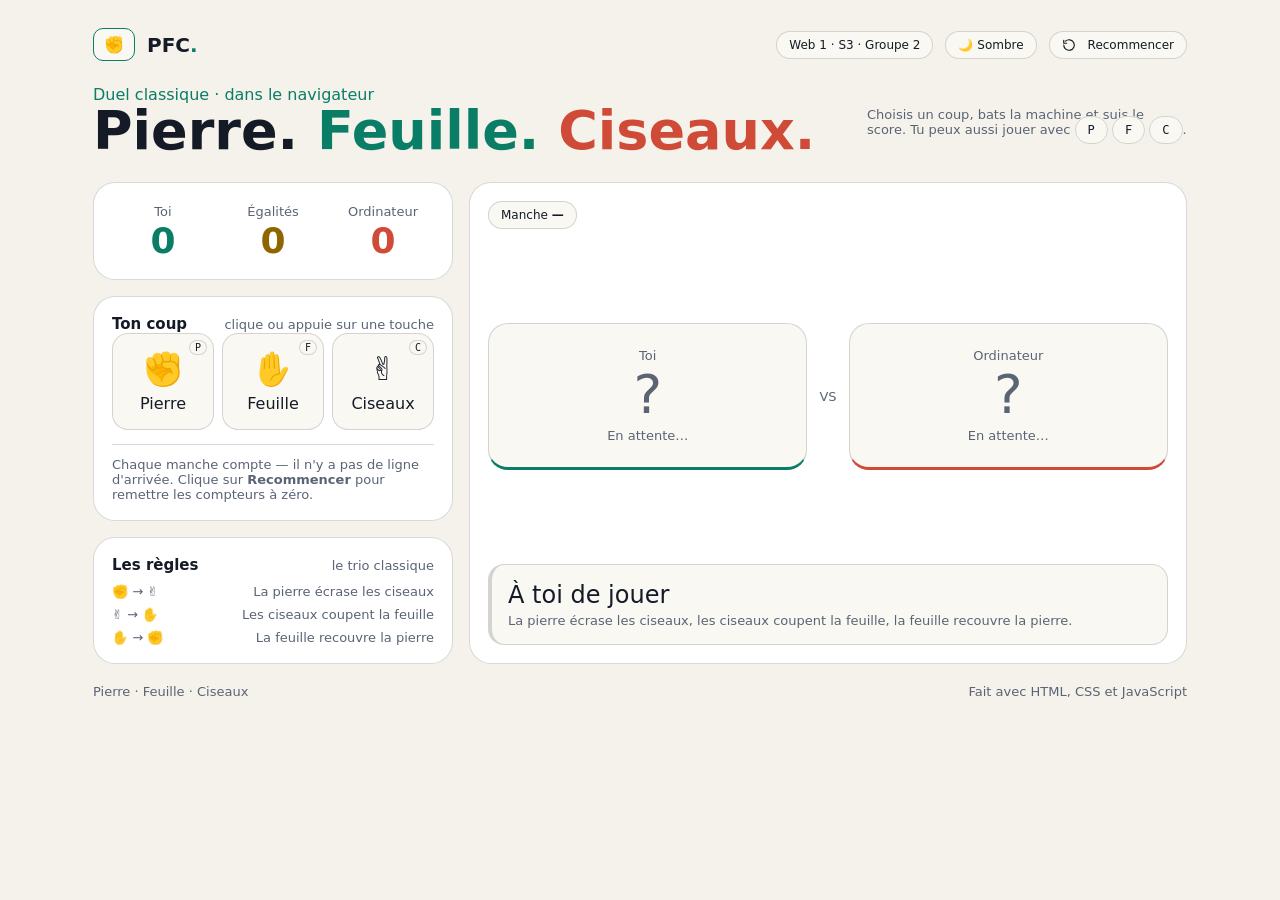
<file: index.html>
<!DOCTYPE html>
<html lang="fr">
<head>
  <meta charset="UTF-8">
  <meta name="viewport" content="width=device-width, initial-scale=1">
  <meta name="theme-color" content="#070c16">
  <title>Pierre · Feuille · Ciseaux</title>

  <!-- Le thème est choisi ici, avant que la page ne s'affiche, pour éviter un
       clignotement. Le bouton de la barre du haut ne fait que l'inverser ensuite. -->
  <script>
    document.documentElement.dataset.theme =
      matchMedia("(prefers-color-scheme: light)").matches ? "light" : "dark";
  </script>

  <link rel="stylesheet" href="style.css">
  <link rel="icon" type="image/svg+xml" href="assets/favicon.svg">
</head>
<body>
  <div class="page">

    <!-- La barre du haut : le nom du jeu à gauche, les deux boutons à droite -->
    <header class="topbar">
      <div class="brand">
        <span class="brand-mark" aria-hidden="true">✊</span>
        <span class="brand-text">PFC<span class="brand-dot">.</span></span>
      </div>

      <div class="topbar-actions">
        <span class="course-chip">Web 1 · S3 · Groupe 2</span>
        <button class="btn" id="themeBtn">🌙 Sombre</button>
        <button class="btn" id="resetBtn">
          <svg viewBox="0 0 24 24" fill="none" stroke="currentColor" stroke-width="2"
               stroke-linecap="round" stroke-linejoin="round" aria-hidden="true">
            <path d="M3 12a9 9 0 1 0 3-6.7" />
            <path d="M3 4v5h5" />
          </svg>
          Recommencer
        </button>
      </div>
    </header>

    <main>
      <!-- L'intro : le titre à gauche, la phrase d'explication à droite -->
      <section class="hero">
        <div>
          <p class="eyebrow">Duel classique · dans le navigateur</p>
          <h1 class="hero-title">
            <span>Pierre.</span>
            <span class="word-feuille">Feuille.</span>
            <span class="word-ciseaux">Ciseaux.</span>
          </h1>
        </div>
        <p class="hero-sub">
          Choisis un coup, bats la machine et suis le score.
          <span class="key-hint">Tu peux aussi jouer avec <kbd>P</kbd> <kbd>F</kbd> <kbd>C</kbd>.</span>
        </p>
      </section>

      <!-- Les quatre panneaux. C'est style.css qui décide de leur place,
           grâce aux noms de zones "score", "arena", "choices" et "rules". -->
      <div class="game-grid">

        <section class="panel score-panel">
          <div class="score-grid">
            <div>
              <span class="score-label">Toi</span>
              <strong class="score-value score-player" id="playerScore">0</strong>
            </div>
            <div>
              <span class="score-label">Égalités</span>
              <strong class="score-value score-draw" id="drawScore">0</strong>
            </div>
            <div>
              <span class="score-label">Ordinateur</span>
              <strong class="score-value score-cpu" id="cpuScore">0</strong>
            </div>
          </div>
        </section>

        <section class="panel arena-panel">
          <div class="arena-top">
            <span class="pill">Manche <b id="roundNum">—</b></span>
            <span class="pill streak-pill" id="streakPill" hidden>🔥 <b id="streakNum">0</b> d'affilée</span>
          </div>

          <div class="arena" id="arena">
            <div class="hand-tile">
              <p class="hand-label">Toi</p>
              <div class="hand-emoji is-unknown" id="playerHand" aria-hidden="true">?</div>
              <p class="hand-name" id="playerChoice">En attente…</p>
            </div>

            <div class="versus" aria-hidden="true">VS</div>

            <div class="hand-tile is-cpu">
              <p class="hand-label">Ordinateur</p>
              <div class="hand-emoji is-unknown" id="cpuHand" aria-hidden="true">?</div>
              <p class="hand-name" id="cpuChoice">En attente…</p>
            </div>
          </div>

          <!-- role="status" et aria-live : un lecteur d'écran annonce le résultat dès qu'il change -->
          <div class="result" id="result" data-state="idle" role="status" aria-live="polite">
            <p class="result-title" id="resultTitle">À toi de jouer</p>
            <p class="result-sub" id="resultSub">La pierre écrase les ciseaux, les ciseaux coupent la feuille, la feuille recouvre la pierre.</p>
          </div>
        </section>

        <section class="panel choices-panel">
          <div class="panel-head">
            <h2>Ton coup</h2>
            <span>clique ou appuie sur une touche</span>
          </div>

          <div class="choices">
            <!-- data-move attache le coup au bouton : un seul gestionnaire pour les trois -->
            <button class="choice" data-move="pierre" aria-label="Jouer la pierre">
              <span class="choice-emoji" aria-hidden="true">✊</span>
              Pierre
              <kbd class="choice-key">P</kbd>
            </button>
            <button class="choice" data-move="feuille" aria-label="Jouer la feuille">
              <span class="choice-emoji" aria-hidden="true">✋</span>
              Feuille
              <kbd class="choice-key">F</kbd>
            </button>
            <button class="choice" data-move="ciseaux" aria-label="Jouer les ciseaux">
              <span class="choice-emoji" aria-hidden="true">✌️</span>
              Ciseaux
              <kbd class="choice-key">C</kbd>
            </button>
          </div>

          <p class="tip">
            Chaque manche compte — il n'y a pas de ligne d'arrivée. Clique sur
            <strong>Recommencer</strong> pour remettre les compteurs à zéro.
          </p>
        </section>

        <section class="panel rules-panel">
          <div class="panel-head">
            <h2>Les règles</h2>
            <span>le trio classique</span>
          </div>
          <ul class="rules-list">
            <li><span aria-hidden="true">✊ → ✌️</span><span>La pierre écrase les ciseaux</span></li>
            <li><span aria-hidden="true">✌️ → ✋</span><span>Les ciseaux coupent la feuille</span></li>
            <li><span aria-hidden="true">✋ → ✊</span><span>La feuille recouvre la pierre</span></li>
          </ul>
        </section>

      </div>
    </main>

    <footer class="footer">
      <span>Pierre · Feuille · Ciseaux</span>
      <span>Fait avec HTML, CSS et JavaScript</span>
    </footer>
  </div>

  <script src="script.js"></script>
</body>
</html>
</file>
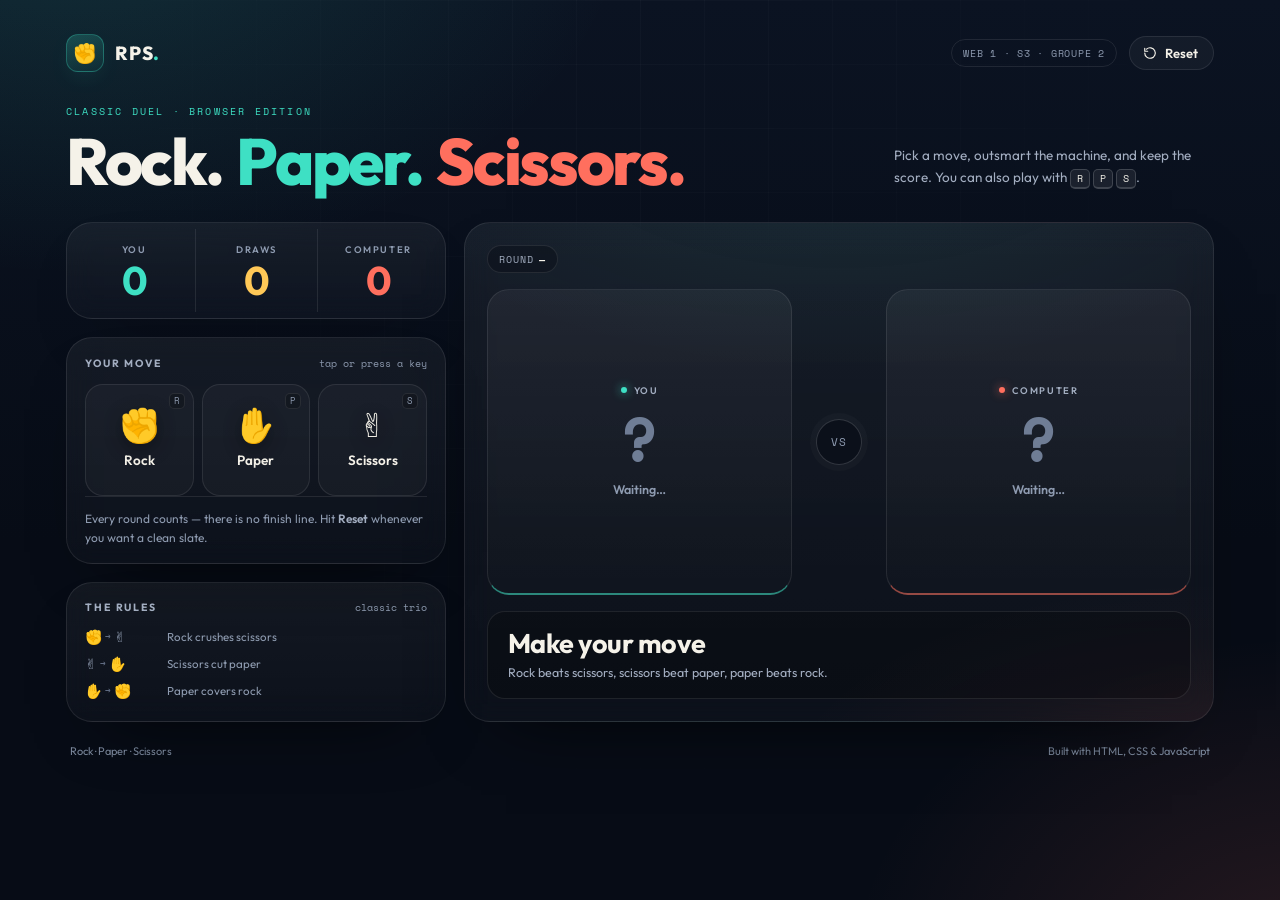
<file: .ref/original/index.html>
<!DOCTYPE html>
<html lang="en">
<head>
  <meta charset="UTF-8">
  <meta name="description" content="Rock, Paper, Scissors — a fast browser duel against the machine. Built with HTML, CSS and JavaScript.">
  <meta name="theme-color" content="#080d18">
  <title>Rock · Paper · Scissors</title>

  <!-- Typographies (repli automatique sur les polices système si hors ligne) -->
  <link rel="preconnect" href="https://fonts.googleapis.com">
  <link rel="preconnect" href="https://fonts.gstatic.com" crossorigin>
  <link href="https://fonts.googleapis.com/css2?family=Outfit:wght@400;500;600;700;800&family=Space+Mono:wght@400;700&display=swap" rel="stylesheet">

  <link rel="stylesheet" href="style.css">
  <link rel="icon" type="image/svg+xml" href="assets/favicon.svg">
</head>
<body>
  <div class="page">
    <header class="topbar">
      <div class="brand">
        <span class="brand-mark" aria-hidden="true">✊</span>
        <span class="brand-text">RPS<span class="brand-dot">.</span></span>
      </div>

      <div class="topbar-actions">
        <span class="course-chip">Web 1 · S3 · Groupe 2</span>
        <button class="reset-btn" id="resetBtn" type="button" title="Reset the score">
          <svg viewBox="0 0 24 24" fill="none" stroke="currentColor" stroke-width="2"
               stroke-linecap="round" stroke-linejoin="round" aria-hidden="true">
            <path d="M3 12a9 9 0 1 0 3-6.7" />
            <path d="M3 4v5h5" />
          </svg>
          Reset
        </button>
      </div>
    </header>

    <main>
      <section class="hero">
        <div>
          <p class="eyebrow">Classic duel · Browser edition</p>
          <h1 class="hero-title">
            <span class="word">Rock.</span>
            <span class="word word-paper">Paper.</span>
            <span class="word word-scissors">Scissors.</span>
          </h1>
        </div>
        <p class="hero-sub">
          Pick a move, outsmart the machine, and keep the score.
          You can also play with <kbd>R</kbd> <kbd>P</kbd> <kbd>S</kbd>.
        </p>
      </section>

      <div class="game-grid">
        <section class="panel score-panel" aria-label="Scoreboard">
          <div class="score-grid">
            <div class="score-item">
              <span class="score-label">You</span>
              <strong class="score-value score-player" id="playerScore">0</strong>
            </div>
            <div class="score-item">
              <span class="score-label">Draws</span>
              <strong class="score-value score-draw" id="drawScore">0</strong>
            </div>
            <div class="score-item">
              <span class="score-label">Computer</span>
              <strong class="score-value score-cpu" id="cpuScore">0</strong>
            </div>
          </div>
        </section>

        <section class="panel arena-panel" aria-label="Game area">
          <div class="arena-top">
            <span class="pill">Round <b id="roundNum">—</b></span>
            <span class="pill streak-pill" id="streakPill" hidden>
              🔥 <b id="streakNum">0</b>&nbsp;in a row
            </span>
          </div>

          <div class="arena" id="arena">
            <div class="hand-tile is-player">
              <p class="hand-label"><span class="dot dot-player" aria-hidden="true"></span>You</p>
              <div class="hand-emoji is-unknown" id="playerHand" aria-hidden="true">?</div>
              <p class="hand-name" id="playerChoice">Waiting…</p>
            </div>

            <div class="versus" aria-hidden="true"><span>VS</span></div>

            <div class="hand-tile is-cpu">
              <p class="hand-label"><span class="dot dot-cpu" aria-hidden="true"></span>Computer</p>
              <div class="hand-emoji is-unknown" id="cpuHand" aria-hidden="true">?</div>
              <p class="hand-name" id="cpuChoice">Waiting…</p>
            </div>
          </div>

          <div class="result" id="result" data-state="idle" role="status" aria-live="polite">
            <p class="result-title" id="resultTitle">Make your move</p>
            <p class="result-sub" id="resultSub">Rock beats scissors, scissors beat paper, paper beats rock.</p>
          </div>
        </section>

        <section class="panel choices-panel" aria-label="Choose your move">
          <div class="panel-head">
            <h2>Your move</h2>
            <span class="panel-hint">tap or press a key</span>
          </div>

          <div class="choices" id="choices">
            <button class="choice" type="button" data-move="rock" aria-label="Play Rock">
              <span class="choice-emoji" aria-hidden="true">✊</span>
              <span class="choice-name">Rock</span>
              <kbd class="choice-key">R</kbd>
            </button>
            <button class="choice" type="button" data-move="paper" aria-label="Play Paper">
              <span class="choice-emoji" aria-hidden="true">✋</span>
              <span class="choice-name">Paper</span>
              <kbd class="choice-key">P</kbd>
            </button>
            <button class="choice" type="button" data-move="scissors" aria-label="Play Scissors">
              <span class="choice-emoji" aria-hidden="true">✌️</span>
              <span class="choice-name">Scissors</span>
              <kbd class="choice-key">S</kbd>
            </button>
          </div>

          <p class="tip">
            Every round counts — there is no finish line. Hit <strong>Reset</strong> whenever you want a clean slate.
          </p>
        </section>

        <section class="panel rules-panel" aria-label="Game rules">
          <div class="panel-head">
            <h2>The rules</h2>
            <span class="panel-hint">classic trio</span>
          </div>
          <ul class="rules-list">
            <li>
              <span class="rule-icons" aria-hidden="true">✊ <span class="rule-arrow">→</span> ✌️</span>
              <span>Rock crushes scissors</span>
            </li>
            <li>
              <span class="rule-icons" aria-hidden="true">✌️ <span class="rule-arrow">→</span> ✋</span>
              <span>Scissors cut paper</span>
            </li>
            <li>
              <span class="rule-icons" aria-hidden="true">✋ <span class="rule-arrow">→</span> ✊</span>
              <span>Paper covers rock</span>
            </li>
          </ul>
        </section>
      </div>
    </main>

    <footer class="footer">
      <span>Rock · Paper · Scissors</span>
      <span>Built with HTML, CSS &amp; JavaScript</span>
    </footer>
  </div>

  <script src="script.js"></script>
</body>
</html>
</file>
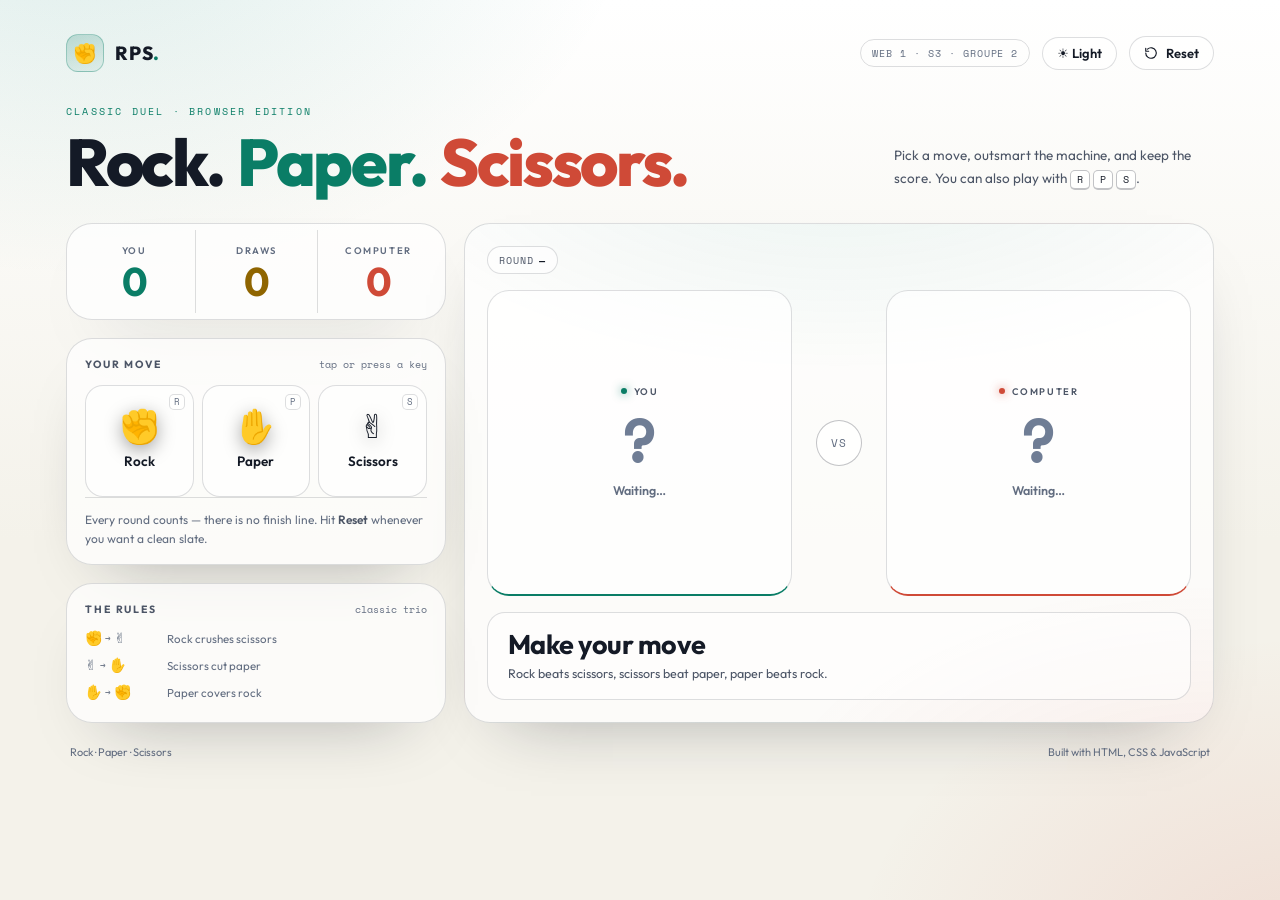
<file: .ref/v2-anglais/index.html>
<!DOCTYPE html>
<html lang="en">
<head>
  <meta charset="UTF-8">
  <meta name="viewport" content="width=device-width, initial-scale=1">
  <meta name="theme-color" content="#070c16">
  <title>Rock · Paper · Scissors</title>

  <!-- The theme is picked here, above the stylesheets, so the page is never
       painted once in the wrong colours. The button in the topbar (script.js)
       only flips this value afterwards. -->
  <script>
    document.documentElement.dataset.theme =
      matchMedia("(prefers-color-scheme: light)").matches ? "light" : "dark";
  </script>

  <!-- Typographies (repli automatique sur les polices système si hors ligne) -->
  <link href="https://fonts.googleapis.com/css2?family=Outfit:wght@400;500;600;700;800&family=Space+Mono:wght@400;700&display=swap" rel="stylesheet">

  <link rel="stylesheet" href="style.css">
  <link rel="icon" type="image/svg+xml" href="assets/favicon.svg">
</head>
<body>
  <div class="page">
    <header class="topbar">
      <div class="brand">
        <span class="brand-mark" aria-hidden="true">✊</span>
        <span class="brand-text">RPS<span class="brand-dot">.</span></span>
      </div>

      <div class="topbar-actions">
        <span class="course-chip">Web 1 · S3 · Groupe 2</span>
        <button class="btn" id="themeBtn" type="button" title="Dark or light page">🌙 Dark</button>
        <button class="btn" id="resetBtn" type="button">
          <svg viewBox="0 0 24 24" fill="none" stroke="currentColor" stroke-width="2"
               stroke-linecap="round" stroke-linejoin="round" aria-hidden="true">
            <path d="M3 12a9 9 0 1 0 3-6.7" />
            <path d="M3 4v5h5" />
          </svg>
          Reset
        </button>
      </div>
    </header>

    <main>
      <section class="hero">
        <div>
          <p class="eyebrow">Classic duel · Browser edition</p>
          <h1 class="hero-title">
            <span class="word">Rock.</span>
            <span class="word word-paper">Paper.</span>
            <span class="word word-scissors">Scissors.</span>
          </h1>
        </div>
        <p class="hero-sub">
          Pick a move, outsmart the machine, and keep the score.
          <span class="key-hint">You can also play with <kbd>R</kbd> <kbd>P</kbd> <kbd>S</kbd>.</span>
        </p>
      </section>

      <div class="game-grid">
        <section class="panel score-panel">
          <div class="score-grid">
            <div class="score-item">
              <span class="score-label">You</span>
              <strong class="score-value score-player" id="playerScore">0</strong>
            </div>
            <div class="score-item">
              <span class="score-label">Draws</span>
              <strong class="score-value score-draw" id="drawScore">0</strong>
            </div>
            <div class="score-item">
              <span class="score-label">Computer</span>
              <strong class="score-value score-cpu" id="cpuScore">0</strong>
            </div>
          </div>
        </section>

        <section class="panel arena-panel">
          <div class="arena-top">
            <span class="pill">Round <b id="roundNum">—</b></span>
            <span class="pill streak-pill" id="streakPill" hidden>
              🔥 <b id="streakNum">0</b>&nbsp;in a row
            </span>
          </div>

          <div class="arena" id="arena">
            <div class="hand-tile is-player">
              <p class="hand-label"><span class="dot dot-player" aria-hidden="true"></span>You</p>
              <div class="hand-emoji is-unknown" id="playerHand" aria-hidden="true">?</div>
              <p class="hand-name" id="playerChoice">Waiting…</p>
            </div>

            <div class="versus" aria-hidden="true"><span>VS</span></div>

            <div class="hand-tile is-cpu">
              <p class="hand-label"><span class="dot dot-cpu" aria-hidden="true"></span>Computer</p>
              <div class="hand-emoji is-unknown" id="cpuHand" aria-hidden="true">?</div>
              <p class="hand-name" id="cpuChoice">Waiting…</p>
            </div>
          </div>

          <div class="result" id="result" data-state="idle" role="status" aria-live="polite">
            <p class="result-title" id="resultTitle">Make your move</p>
            <p class="result-sub" id="resultSub">Rock beats scissors, scissors beat paper, paper beats rock.</p>
          </div>
        </section>

        <section class="panel choices-panel">
          <div class="panel-head">
            <h2>Your move</h2>
            <span class="panel-hint">tap or press a key</span>
          </div>

          <div class="choices">
            <button class="choice" type="button" data-move="rock" aria-label="Play Rock">
              <span class="choice-emoji" aria-hidden="true">✊</span>
              <span class="choice-name">Rock</span>
              <kbd class="choice-key">R</kbd>
            </button>
            <button class="choice" type="button" data-move="paper" aria-label="Play Paper">
              <span class="choice-emoji" aria-hidden="true">✋</span>
              <span class="choice-name">Paper</span>
              <kbd class="choice-key">P</kbd>
            </button>
            <button class="choice" type="button" data-move="scissors" aria-label="Play Scissors">
              <span class="choice-emoji" aria-hidden="true">✌️</span>
              <span class="choice-name">Scissors</span>
              <kbd class="choice-key">S</kbd>
            </button>
          </div>

          <p class="tip">
            Every round counts — there is no finish line. Hit <strong>Reset</strong> whenever you want a clean slate.
          </p>
        </section>

        <section class="panel rules-panel">
          <div class="panel-head">
            <h2>The rules</h2>
            <span class="panel-hint">classic trio</span>
          </div>
          <ul class="rules-list">
            <li>
              <span class="rule-icons" aria-hidden="true">✊ <span class="rule-arrow">→</span> ✌️</span>
              <span>Rock crushes scissors</span>
            </li>
            <li>
              <span class="rule-icons" aria-hidden="true">✌️ <span class="rule-arrow">→</span> ✋</span>
              <span>Scissors cut paper</span>
            </li>
            <li>
              <span class="rule-icons" aria-hidden="true">✋ <span class="rule-arrow">→</span> ✊</span>
              <span>Paper covers rock</span>
            </li>
          </ul>
        </section>
      </div>
    </main>

    <footer class="footer">
      <span>Rock · Paper · Scissors</span>
      <span>Built with HTML, CSS &amp; JavaScript</span>
    </footer>
  </div>

  <script src="script.js"></script>
</body>
</html>
</file>
<file: style.css>
/* 1. RÉINITIALISATION : le padding et la bordure restent comptés dans la largeur,
      et toutes les marges posées par le navigateur disparaissent. */
* { box-sizing: border-box; margin: 0; }
button { font: inherit; } /* un bouton ne reprend pas la police de la page tout seul */

/* 2. LES COULEURS : chacune est écrite une seule fois ici, dans :root (la balise <html>).
      Partout ailleurs on ne fait que les appeler par leur nom. */
:root {
  color-scheme: dark;                  /* la barre de défilement du navigateur suit le thème */
  --bg: #070c16;                       /* le fond de la page */
  --panel: rgba(255, 255, 255, 0.05);  /* les quatre grands panneaux */
  --box: rgba(255, 255, 255, 0.08);    /* ce qu'il y a dedans : boutons, badges, mains */
  --line: rgba(255, 255, 255, 0.14);   /* les bordures */
  --text: #f5f2e9;                     /* le texte principal */
  --muted: #9aa6b8;                    /* le texte secondaire */
  --teal: #3ee0c4;                     /* le joueur, et la victoire */
  --coral: #ff6f5e;                    /* l'ordinateur, et la défaite */
  --gold: #ffc857;                     /* l'égalité, et la série de victoires */
}

/* Le thème clair : quand script.js écrit data-theme="light" sur <html>, ce sont les
   mêmes noms avec d'autres valeurs. Aucune autre règle du fichier n'est répétée. */
:root[data-theme="light"] {
  color-scheme: light;
  --bg: #f4f2ea;
  --panel: #ffffff;
  --box: #f9f8f3;
  --line: rgba(0, 0, 0, 0.15);
  --text: #141a26;
  --muted: #5a6475;
  --teal: #0a7d66;
  --coral: #cf4a37;
  --gold: #8f6500;
}

/* 3. LA PAGE */
body { font-family: system-ui, sans-serif; background: var(--bg); color: var(--text); }
.page { max-width: 1150px; margin: 0 auto; padding: 28px; } /* limite la largeur et centre */

/* 4. LES COULEURS PARTAGÉES : une ligne par couleur, pour tous les éléments qui la portent. */
.brand-dot, .eyebrow, .word-feuille, .score-player, .result[data-state="win"] .result-title { color: var(--teal); }
.word-ciseaux, .score-cpu, .result[data-state="lose"] .result-title { color: var(--coral); }
.score-draw, .streak-pill, .result[data-state="draw"] .result-title { color: var(--gold); }
.hero-sub, .panel-head, .score-label, .tip, .rules-list, .hand-label, .hand-name, .result-sub, .footer, .versus {
  color: var(--muted);
  font-size: 13px;
}

/* 5. LES LIGNES : display: flex range les enfants les uns à côté des autres,
      et space-between colle le premier à gauche et le dernier à droite. */
.topbar, .topbar-actions, .brand, .btn, .hero, .panel-head, .arena-top, .rules-list li, .footer {
  display: flex;
  align-items: center;
  justify-content: space-between;
  gap: 12px;
}
.brand-mark { padding: 6px 10px; background: var(--box); border: 1px solid var(--teal); border-radius: 10px; }
.brand-text { font-size: 20px; font-weight: 800; }
.topbar, .topbar-actions { flex-wrap: wrap; } /* sur un écran étroit, la barre passe à la ligne au lieu de déborder */

/* 6. BADGES, BOUTONS ET TOUCHES : c'est le même petit rectangle arrondi partout.
      <kbd> est la balise prévue pour une touche de clavier, donc elle en profite aussi. */
.course-chip, .pill, .btn, kbd {
  padding: 6px 12px;
  font-size: 12px;
  color: var(--text);
  background: var(--box);
  border: 1px solid var(--line);
  border-radius: 99px; /* un rayon très grand donne une forme de pilule */
}
.btn { cursor: pointer; }
.btn svg { width: 14px; height: 14px; }

/* 7. LE TITRE */
.hero { margin: 24px 0; }
.hero-title { font-size: 54px; font-weight: 800; line-height: 1; }
.hero-sub { max-width: 320px; }

/* 8. LA GRILLE : une colonne fixe de 360 px à gauche, tout le reste (1fr) à droite.
      grid-template-areas donne un nom à chaque case, donc on n'a pas à compter les lignes. */
.game-grid {
  display: grid;
  gap: 16px;
  grid-template-columns: 360px 1fr;
  grid-template-areas: "score arena" "choices arena" "rules arena";
}
.score-panel { grid-area: score; }
.choices-panel { grid-area: choices; }
.rules-panel { grid-area: rules; }
.arena-panel { grid-area: arena; display: flex; flex-direction: column; justify-content: space-between; gap: 16px; }

/* La même boîte pour les quatre panneaux. */
.panel { padding: 18px; background: var(--panel); border: 1px solid var(--line); border-radius: 22px; }
.panel-head h2 { font-size: 15px; color: var(--text); } /* sans ça, le h2 resterait gris et énorme */

/* 9. TROIS COLONNES ÉGALES : la même grille sert pour les trois scores et les trois boutons. */
.score-grid, .choices { display: grid; grid-template-columns: repeat(3, 1fr); gap: 8px; text-align: center; }
.score-value { display: block; font-size: 36px; font-weight: 700; }

/* 10. LES TROIS BOUTONS DE COUP */
.choice {
  position: relative; /* point de repère pour la petite touche collée en haut à droite */
  padding: 16px 8px;
  color: var(--text);
  background: var(--box);
  border: 1px solid var(--line);
  border-radius: 16px;
  cursor: pointer;
}
.choice:hover { border-color: var(--text); }
.choice-emoji { display: block; font-size: 32px; margin-bottom: 6px; }
.choice-key { position: absolute; top: 6px; right: 6px; padding: 1px 5px; font-size: 10px; }
.choice.is-selected { border-color: var(--teal); } /* la classe que script.js pose au clic */
.choice:disabled { opacity: 0.5; cursor: default; } /* boutons bloqués pendant l'animation */
.tip { margin-top: 14px; padding-top: 12px; border-top: 1px solid var(--line); }
.rules-list { list-style: none; padding: 0; display: grid; gap: 8px; margin-top: 10px; }

/* 11. L'ARÈNE : la main du joueur, le VS, la main de l'ordinateur. */
.arena { display: grid; grid-template-columns: 1fr auto 1fr; align-items: center; gap: 12px; text-align: center; }
.hand-tile { padding: 24px; background: var(--box); border: 1px solid var(--line); border-bottom: 3px solid var(--teal); border-radius: 20px; }
.hand-tile.is-cpu { border-bottom-color: var(--coral); } /* chaque camp a sa couleur sous sa tuile */
.hand-emoji { font-size: 88px; line-height: 1.2; }
.hand-emoji.is-unknown { font-size: 54px; color: var(--muted); } /* tant que la main vaut « ? » */
.hand-name.is-known { color: var(--text); font-weight: 700; }

/* 12. LA BANNIÈRE DE RÉSULTAT ET LE PIED DE PAGE.
      script.js n'écrit aucune couleur : il change data-state, et le CSS choisit. */
.result { padding: 16px; background: var(--box); border: 1px solid var(--line); border-left-width: 4px; border-radius: 16px; }
.result-title { font-size: 24px; margin-bottom: 4px; }
.result[data-state="win"] { border-left-color: var(--teal); }
.result[data-state="lose"] { border-left-color: var(--coral); }
.result[data-state="draw"] { border-left-color: var(--gold); }
.footer { margin-top: 20px; }

/* 13. L'ANIMATION : à mi-chemin la main monte de 10 px, puis elle redescend. */
@keyframes shake { 50% { transform: translateY(-10px); } }
.arena.is-shaking .hand-emoji { animation: shake 0.3s infinite; }

/* 14. LE TÉLÉPHONE : sous 850 px, les deux colonnes deviennent une seule colonne. */
@media (max-width: 850px) {
  .page { padding: 16px; }
  .hero, .footer { flex-direction: column; align-items: flex-start; }
  .game-grid { grid-template-columns: 1fr; grid-template-areas: "score" "arena" "choices" "rules"; }
  .key-hint, .choice-key { display: none; } /* il n'y a pas de clavier sur un téléphone */
  .btn { padding: 12px 14px; }              /* une cible assez grande pour le doigt */
  .hand-tile { padding: 16px 8px; }         /* sinon les deux mains ne tiennent pas côte à côte */
  .hand-emoji { font-size: 56px; }
}
</file>
<file: .ref/original/style.css>
/* Rock · Paper · Scissors — dark theme, cyan / coral accents */

*, *::before, *::after { box-sizing: border-box; }

:root {
  color-scheme: dark;
  --bg: #070c16;
  --text: #f5f2e9;
  --muted: #a3aec1;
  --soft: #8e9bb0;
  --teal: #3ee0c4;
  --coral: #ff6f5e;
  --gold: #ffc857;
  --line: rgba(255, 255, 255, .09);
  --line-strong: rgba(255, 255, 255, .16);
  --display: "Outfit", "Segoe UI", system-ui, sans-serif;
  --mono: "Space Mono", ui-monospace, "Cascadia Code", monospace;
  --ease: cubic-bezier(.22, 1, .36, 1);
}

html { -webkit-text-size-adjust: 100%; }

body {
  margin: 0;
  min-height: 100vh;
  font-family: var(--display);
  color: var(--text);
  background:
    radial-gradient(900px 620px at 6% -12%, rgba(62, 224, 196, .14), transparent 62%),
    radial-gradient(760px 560px at 102% 108%, rgba(255, 111, 94, .13), transparent 60%),
    linear-gradient(180deg, #0b1322 0%, var(--bg) 60%);
  background-attachment: fixed;
  -webkit-font-smoothing: antialiased;
}

body::before {
  content: "";
  position: fixed;
  inset: 0;
  z-index: -1;
  pointer-events: none;
  background-image:
    linear-gradient(rgba(255, 255, 255, .022) 1px, transparent 1px),
    linear-gradient(90deg, rgba(255, 255, 255, .022) 1px, transparent 1px);
  background-size: 64px 64px;
  mask-image: radial-gradient(ellipse at 50% 0%, #000, transparent 72%);
  -webkit-mask-image: radial-gradient(ellipse at 50% 0%, #000, transparent 72%);
}

.page { width: 100%; max-width: 1220px; margin: 0 auto; padding: clamp(18px, 3vw, 34px) clamp(16px, 3.5vw, 36px) 24px; }
:focus-visible { outline: 2px solid var(--teal); outline-offset: 3px; }

/* Topbar */
.topbar { display: flex; align-items: center; justify-content: space-between; gap: 16px; }
.brand { display: inline-flex; align-items: center; gap: 11px; user-select: none; }
.brand-mark { display: grid; place-items: center; width: 38px; height: 38px; font-size: 19px; border-radius: 12px; background: linear-gradient(160deg, rgba(62, 224, 196, .22), rgba(62, 224, 196, .05)); border: 1px solid rgba(62, 224, 196, .3); box-shadow: 0 8px 24px -14px rgba(62, 224, 196, .7); }
.brand-text { font-size: 19px; font-weight: 800; letter-spacing: .04em; }
.brand-dot { color: var(--teal); }
.topbar-actions { display: flex; align-items: center; gap: 12px; }
.course-chip { padding: 6px 11px; font-family: var(--mono); font-size: 9.5px; letter-spacing: .08em; text-transform: uppercase; color: var(--soft); border: 1px solid var(--line); border-radius: 999px; }
.reset-btn { display: inline-flex; align-items: center; gap: 8px; padding: 9px 15px 9px 13px; font: 600 13px/1 var(--display); color: var(--text); background: rgba(255, 255, 255, .04); border: 1px solid var(--line); border-radius: 999px; cursor: pointer; transition: background .2s, border-color .2s, transform .15s var(--ease); }
.reset-btn:hover { background: rgba(255, 255, 255, .09); border-color: var(--line-strong); }
.reset-btn:active { transform: scale(.96); }
.reset-btn svg { width: 14px; height: 14px; }

/* Hero */
.hero { display: flex; align-items: flex-end; justify-content: space-between; gap: 36px; margin: clamp(20px, 3.2vw, 32px) 0 clamp(18px, 2.6vw, 28px); }
.eyebrow { margin: 0 0 10px; font-family: var(--mono); font-size: 10px; letter-spacing: .22em; text-transform: uppercase; color: var(--teal); }
.hero-title { margin: 0; font-size: clamp(2.5rem, 5.1vw, 4.15rem); font-weight: 800; line-height: 1; letter-spacing: -.035em; }
.word { display: inline-block; }
.word + .word { margin-left: .06em; }
.word-paper { color: var(--teal); }
.word-scissors { color: var(--coral); }
.hero-sub { max-width: 320px; margin: 0 0 5px; font-size: 13.5px; line-height: 1.65; color: var(--muted); }
kbd { display: inline-block; min-width: 20px; padding: 2px 5px; font-family: var(--mono); font-size: 10px; line-height: 1.35; text-align: center; color: var(--text); background: rgba(255, 255, 255, .07); border: 1px solid var(--line-strong); border-bottom-width: 2px; border-radius: 5px; }

/* Layout */
.game-grid { display: grid; grid-template-columns: minmax(300px, 380px) minmax(0, 1fr); grid-template-rows: auto auto 1fr; grid-template-areas: "score arena" "choices arena" "rules arena"; gap: 18px; }
.panel { position: relative; background: linear-gradient(180deg, rgba(255, 255, 255, .055), rgba(255, 255, 255, .022)); border: 1px solid var(--line); border-radius: 26px; box-shadow: 0 30px 70px -42px rgba(0, 0, 0, .9); backdrop-filter: blur(14px); -webkit-backdrop-filter: blur(14px); }

/* Score */
.score-panel { grid-area: score; padding: 6px; }
.score-grid { display: grid; grid-template-columns: repeat(3, 1fr); }
.score-item { padding: 14px 6px 12px; text-align: center; }
.score-item + .score-item { border-left: 1px solid var(--line); }
.score-label { display: block; margin-bottom: 5px; font-size: 9.5px; font-weight: 600; letter-spacing: .16em; text-transform: uppercase; color: var(--soft); }
.score-value { display: block; font-size: 40px; font-weight: 700; line-height: 1; letter-spacing: -.03em; font-variant-numeric: tabular-nums; }
.score-player { color: var(--teal); }
.score-draw { color: var(--gold); }
.score-cpu { color: var(--coral); }

/* Choices */
.choices-panel { grid-area: choices; display: flex; flex-direction: column; padding: 18px 18px 16px; }
.panel-head { display: flex; align-items: baseline; justify-content: space-between; gap: 10px; margin-bottom: 14px; }
.panel-head h2 { margin: 0; font-size: 10.5px; font-weight: 700; letter-spacing: .18em; text-transform: uppercase; color: var(--muted); }
.panel-hint { font-family: var(--mono); font-size: 9.5px; color: var(--soft); }
.choices { display: grid; grid-template-columns: repeat(3, 1fr); gap: 8px; }
.choice { position: relative; display: flex; flex-direction: column; align-items: center; justify-content: center; gap: 9px; min-height: 112px; padding: 16px 8px 18px; font-family: inherit; color: var(--text); background: rgba(255, 255, 255, .03); border: 1px solid var(--line); border-radius: 18px; cursor: pointer; transition: transform .25s var(--ease), background .2s, border-color .2s, box-shadow .25s var(--ease); }
.choice:hover { transform: translateY(-4px); background: rgba(255, 255, 255, .07); border-color: var(--line-strong); box-shadow: 0 18px 32px -22px rgba(0, 0, 0, .95); }
.choice:active { transform: translateY(-1px) scale(.985); }
.choice-emoji { font-size: 33px; line-height: 1; filter: drop-shadow(0 5px 9px rgba(0, 0, 0, .35)); transition: transform .25s var(--ease); }
.choice:hover .choice-emoji { transform: translateY(-2px) scale(1.06); }
.choice-name { font-size: 13.5px; font-weight: 600; }
.choice-key { position: absolute; top: 8px; right: 8px; min-width: 0; padding: 1px 4px; font-size: 9px; color: var(--soft); background: rgba(0, 0, 0, .22); border-color: rgba(255, 255, 255, .09); border-bottom-width: 1px; }
.choice.is-selected { border-color: rgba(62, 224, 196, .55); background: linear-gradient(180deg, rgba(62, 224, 196, .14), rgba(62, 224, 196, .04)); box-shadow: 0 0 0 3px rgba(62, 224, 196, .12); }
.choice:disabled { cursor: default; opacity: .62; }
.choice.is-selected:disabled { opacity: 1; }
.choice:disabled:hover { transform: none; background: rgba(255, 255, 255, .03); border-color: var(--line); box-shadow: none; }
.tip { margin: 16px 0 0; padding-top: 13px; font-size: 12px; line-height: 1.55; color: var(--soft); border-top: 1px solid var(--line); }
.choices-panel .tip { margin-top: auto; }
.tip strong { font-weight: 600; color: var(--muted); }

/* Rules */
.rules-panel { grid-area: rules; display: flex; flex-direction: column; padding: 17px 18px 16px; }
.rules-panel .panel-head { margin-bottom: 8px; }
.rules-list { display: flex; flex: 1; flex-direction: column; justify-content: center; gap: 9px; margin: 0; padding: 0; list-style: none; }
.rules-list li { display: flex; align-items: center; gap: 10px; font-size: 11.5px; color: var(--soft); }
.rule-icons { display: inline-flex; flex-shrink: 0; align-items: center; gap: 3px; min-width: 72px; font-size: 14px; }
.rule-arrow { font-family: var(--mono); font-size: 9px; color: #6b7890; }

/* Arena */
.arena-panel { grid-area: arena; display: flex; flex-direction: column; gap: 16px; min-height: 500px; padding: clamp(16px, 2.2vw, 22px); overflow: hidden; background: radial-gradient(120% 90% at 50% -20%, rgba(62, 224, 196, .09), transparent 55%), radial-gradient(100% 80% at 100% 120%, rgba(255, 111, 94, .09), transparent 60%), linear-gradient(180deg, rgba(255, 255, 255, .055), rgba(255, 255, 255, .022)); }
.arena-top { display: flex; align-items: center; justify-content: space-between; gap: 12px; }
.pill { display: inline-flex; align-items: center; gap: 5px; padding: 6px 11px; font-family: var(--mono); font-size: 9.5px; letter-spacing: .1em; text-transform: uppercase; color: var(--muted); background: rgba(6, 10, 18, .35); border: 1px solid var(--line); border-radius: 999px; }
.pill b { color: var(--text); }
.streak-pill { color: var(--gold); background: rgba(255, 200, 87, .1); border-color: rgba(255, 200, 87, .32); animation: streakIn .4s var(--ease); }
.streak-pill b { color: var(--gold); }
.streak-pill[hidden] { display: none; }
@keyframes streakIn { from { opacity: 0; transform: translateY(-4px) scale(.94); } }
.arena { flex: 1; display: grid; grid-template-columns: 1fr 74px 1fr; align-items: stretch; gap: 10px; }
.hand-tile { display: flex; flex-direction: column; align-items: center; justify-content: center; gap: 9px; padding: 18px 14px; background: linear-gradient(180deg, rgba(255, 255, 255, .05), rgba(255, 255, 255, .012)); border: 1px solid var(--line); border-radius: 22px; }
.hand-tile.is-player { border-bottom: 2px solid rgba(62, 224, 196, .55); }
.hand-tile.is-cpu { border-bottom: 2px solid rgba(255, 111, 94, .55); }
.hand-label { display: flex; align-items: center; gap: 7px; margin: 0; font-size: 9.5px; font-weight: 600; letter-spacing: .16em; text-transform: uppercase; color: var(--muted); }
.dot { width: 6px; height: 6px; border-radius: 50%; }
.dot-player { background: var(--teal); box-shadow: 0 0 10px rgba(62, 224, 196, .8); }
.dot-cpu { background: var(--coral); box-shadow: 0 0 10px rgba(255, 111, 94, .8); }
.hand-emoji { display: flex; align-items: center; justify-content: center; height: 1.12em; font-size: clamp(64px, 7.4vw, 104px); line-height: 1; filter: drop-shadow(0 14px 22px rgba(0, 0, 0, .45)); }
.hand-emoji.is-unknown { font-family: var(--mono); font-size: clamp(42px, 5vw, 60px); font-weight: 700; color: #6f7d95; filter: none; }
.hand-name { min-height: 18px; margin: 0; font-size: 12.5px; font-weight: 600; color: var(--soft); }
.hand-name.is-known { color: var(--text); }
.versus { display: flex; align-items: center; justify-content: center; }
.versus span { display: flex; align-items: center; justify-content: center; width: 46px; height: 46px; font-family: var(--mono); font-size: 10.5px; letter-spacing: .08em; color: var(--soft); background: rgba(7, 12, 22, .6); border: 1px solid var(--line-strong); border-radius: 50%; box-shadow: 0 0 0 6px rgba(255, 255, 255, .02); }
.arena.is-shaking .hand-emoji { animation: handShake .62s var(--ease); }
@keyframes handShake { 15% { transform: translateY(-10px) rotate(-5deg); } 30% { transform: translateY(4px) rotate(4deg); } 45% { transform: translateY(-10px) rotate(-4deg); } 60% { transform: translateY(4px) rotate(3deg); } 80% { transform: translateY(-6px) rotate(-2deg); } }
.hand-emoji.is-revealed { animation: handReveal .5s var(--ease); }
@keyframes handReveal { 0% { opacity: 0; transform: scale(.55) rotate(-14deg); } 65% { transform: scale(1.08) rotate(3deg); } }

/* Result */
.result { display: flex; flex-direction: column; justify-content: center; gap: 4px; min-height: 88px; padding: 15px 20px; background: rgba(0, 0, 0, .22); border: 1px solid var(--line); border-radius: 18px; transition: background .35s, border-color .35s, box-shadow .35s; }
.result-title { margin: 0; font-size: clamp(22px, 3vw, 27px); font-weight: 700; line-height: 1.15; letter-spacing: -.02em; }
.result-sub { margin: 0; font-size: 12.5px; line-height: 1.5; color: var(--muted); }
.result[data-state="win"] { background: linear-gradient(90deg, rgba(62, 224, 196, .15), rgba(62, 224, 196, .035)); border-color: rgba(62, 224, 196, .38); box-shadow: inset 3px 0 0 var(--teal); }
.result[data-state="lose"] { background: linear-gradient(90deg, rgba(255, 111, 94, .15), rgba(255, 111, 94, .035)); border-color: rgba(255, 111, 94, .38); box-shadow: inset 3px 0 0 var(--coral); }
.result[data-state="draw"] { background: linear-gradient(90deg, rgba(255, 200, 87, .13), rgba(255, 200, 87, .03)); border-color: rgba(255, 200, 87, .35); box-shadow: inset 3px 0 0 var(--gold); }
.result[data-state="win"] .result-title { color: var(--teal); }
.result[data-state="lose"] .result-title { color: var(--coral); }
.result[data-state="draw"] .result-title { color: var(--gold); }

/* Footer */
.footer { display: flex; align-items: center; justify-content: space-between; gap: 12px; padding: 22px 4px 0; font-size: 11px; color: #7c899e; }
</file>
<file: .ref/v2-anglais/style.css>
/* Rock · Paper · Scissors — dark + light themes, desktop and phone layout */

* { box-sizing: border-box; }

/* Every colour the page uses is named here once.
   The light theme at the bottom is the same list with different values,
   so no selector is ever repeated between the two themes. */
:root {
  color-scheme: dark;

  /* the page */
  --bg: #070c16;
  --bg-top: #0b1322;

  /* text, from the strongest grey to the weakest */
  --text: #f5f2e9;
  --muted: #a3aec1;
  --soft: #8e9bb0;
  --ghost: #6f7d95; /* the "?" of an empty hand: faint on purpose, and it reads in both themes */

  /* An accent is stored as three numbers instead of as a colour, so one name
     gives both the solid colour and any wash of it: rgb(var(--teal-rgb) / .14).
     A new theme only has to change the three numbers. */
  --teal-rgb: 62 224 196;
  --coral-rgb: 255 111 94;
  --gold-rgb: 255 200 87;
  --teal: rgb(var(--teal-rgb));
  --coral: rgb(var(--coral-rgb));
  --gold: rgb(var(--gold-rgb));

  /* hairlines */
  --line: rgba(255, 255, 255, .09);
  --line-strong: rgba(255, 255, 255, .16);

  /* what the boxes are painted with */
  --panel-bg: linear-gradient(180deg, rgba(255, 255, 255, .055), rgba(255, 255, 255, .022));
  --wash: rgba(255, 255, 255, .03);        /* a box at rest */
  --wash-strong: rgba(255, 255, 255, .07); /* the same box hovered, and the key caps */
  --inset: rgba(0, 0, 0, .22);             /* a recessed area: the result box, the key badge */
  --chip-bg: rgba(6, 10, 18, .35);         /* the little round badges */
  --vs-bg: rgba(7, 12, 22, .6);            /* the VS disc */

  /* shadows */
  --panel-shadow: 0 30px 70px -42px rgba(0, 0, 0, .9);
  --lift-shadow: 0 18px 32px -22px rgba(0, 0, 0, .95);
  --hand-shadow: drop-shadow(0 14px 22px rgba(0, 0, 0, .45));
  --bloom: rgb(var(--teal-rgb) / .7);      /* neon halo: it only works on a dark page */

  /* the two accent values that are not the same in a pale theme */
  --edge: .55;                             /* how strong an accent underline is */
  --streak-bg: rgb(var(--gold-rgb) / .1);  /* the win-streak badge */

  --display: "Outfit", "Segoe UI", system-ui, sans-serif;
  --mono: "Space Mono", ui-monospace, monospace;

  /* The few measurements the whole page reuses. Everything else is a one-off size. */
  --pad: 18px;     /* padding inside a panel */
  --gap: 16px;     /* space between two blocks */
  --label: 9.5px;  /* small uppercase label text */
  --body: 12.5px;  /* normal text */
  --radius: 18px;  /* corners of the inner boxes */
  --pill: 999px;   /* fully rounded corners */
}

body {
  margin: 0;
  min-height: 100vh;
  font-family: var(--display);
  color: var(--text);
  background:
    radial-gradient(900px 620px at 6% -12%, rgb(var(--teal-rgb) / .14), transparent 62%),
    radial-gradient(760px 560px at 102% 108%, rgb(var(--coral-rgb) / .13), transparent 60%),
    linear-gradient(180deg, var(--bg-top) 0%, var(--bg) 60%);
  background-attachment: fixed;
}

.page {
  max-width: 1220px;
  margin: 0 auto;
  padding: 34px 36px 24px;
}
:focus-visible {
  outline: 2px solid var(--teal);
  outline-offset: 3px;
}

/* Topbar */
.topbar {
  display: flex;
  align-items: center;
  justify-content: space-between;
  gap: var(--gap);
}
.brand {
  display: inline-flex;
  align-items: center;
  gap: 11px;
}
.brand-mark {
  display: flex;
  align-items: center;
  justify-content: center;
  width: 38px;
  height: 38px;
  font-size: 19px;
  border-radius: 12px;
  background: linear-gradient(160deg, rgb(var(--teal-rgb) / .22), rgb(var(--teal-rgb) / .05));
  border: 1px solid rgb(var(--teal-rgb) / .3);
  box-shadow: 0 8px 24px -14px var(--bloom);
}
.brand-text {
  font-size: 19px;
  font-weight: 800;
  letter-spacing: .04em;
}
.brand-dot { color: var(--teal); }
.topbar-actions {
  display: flex;
  align-items: center;
  gap: 12px;
}
/* The course chip and the round badges in the arena are the same little pill. */
.course-chip, .pill {
  padding: 6px 11px;
  font-family: var(--mono);
  font-size: var(--label);
  letter-spacing: .1em;
  text-transform: uppercase;
  border: 1px solid var(--line);
  border-radius: var(--pill);
}
.course-chip { color: var(--soft); }
/* The two topbar buttons. */
.btn {
  display: inline-flex;
  align-items: center;
  gap: 8px;
  padding: 9px 14px;
  font: 600 13px/1 var(--display);
  color: var(--text);
  background: var(--wash);
  border: 1px solid var(--line);
  border-radius: var(--pill);
  cursor: pointer;
  transition: background .2s, border-color .2s, transform .15s ease-out;
}
.btn:hover {
  background: var(--wash-strong);
  border-color: var(--line-strong);
}
.btn:active { transform: scale(.96); }
.btn svg {
  width: 14px;
  height: 14px;
}

/* Hero */
.hero {
  display: flex;
  align-items: flex-end;
  justify-content: space-between;
  gap: 36px;
  margin: 32px 0 28px;
}
.eyebrow {
  margin: 0 0 10px;
  font-family: var(--mono);
  font-size: 10px;
  letter-spacing: .22em;
  text-transform: uppercase;
  color: var(--teal);
}
.hero-title {
  margin: 0;
  font-size: 66px;
  font-weight: 800;
  line-height: 1;
  letter-spacing: -.035em;
}
.word { display: inline-block; }
.word + .word { margin-left: .06em; }
.word-paper { color: var(--teal); }
.word-scissors { color: var(--coral); }
.hero-sub {
  max-width: 320px;
  margin: 0 0 5px;
  font-size: 13.5px;
  line-height: 1.65;
  color: var(--muted);
}
kbd {
  display: inline-block;
  min-width: 20px;
  padding: 2px 5px;
  font-family: var(--mono);
  font-size: 10px;
  line-height: 1.35;
  text-align: center;
  color: var(--text);
  background: var(--wash-strong);
  border: 1px solid var(--line-strong);
  border-bottom-width: 2px;
  border-radius: 5px;
}

/* Layout: three panels in the left column, the arena fills the right one */
.game-grid {
  display: grid;
  grid-template-columns: 380px 1fr;
  grid-template-rows: auto auto 1fr;
  grid-template-areas: "score arena" "choices arena" "rules arena";
  gap: 18px;
}
.panel {
  background: var(--panel-bg);
  border: 1px solid var(--line);
  border-radius: 26px;
  box-shadow: var(--panel-shadow);
}

/* Score */
.score-panel {
  grid-area: score;
  padding: 6px;
}
.score-grid {
  display: grid;
  grid-template-columns: repeat(3, 1fr);
}
.score-item {
  padding: 14px 6px 12px;
  text-align: center;
}
.score-item + .score-item { border-left: 1px solid var(--line); }
.score-label {
  display: block;
  margin-bottom: 5px;
  font-size: var(--label);
  font-weight: 600;
  letter-spacing: .16em;
  text-transform: uppercase;
  color: var(--soft);
}
.score-value {
  display: block;
  font-size: 40px;
  font-weight: 700;
  line-height: 1;
  letter-spacing: -.03em;
  font-variant-numeric: tabular-nums; /* all digits the same width, so "11" does not jump around */
}
.score-player { color: var(--teal); }
.score-draw { color: var(--gold); }
.score-cpu { color: var(--coral); }

/* Choices */
.choices-panel {
  grid-area: choices;
  display: flex;
  flex-direction: column;
  padding: var(--pad) var(--pad) var(--gap);
}
.panel-head {
  display: flex;
  align-items: baseline;
  justify-content: space-between;
  gap: 10px;
  margin-bottom: 14px;
}
.panel-head h2 {
  margin: 0;
  font-size: 10.5px;
  font-weight: 700;
  letter-spacing: .18em;
  text-transform: uppercase;
  color: var(--muted);
}
.panel-hint {
  font-family: var(--mono);
  font-size: var(--label);
  color: var(--soft);
}
.choices {
  display: grid;
  grid-template-columns: repeat(3, 1fr);
  gap: 8px;
}
.choice {
  position: relative;
  display: flex;
  flex-direction: column;
  align-items: center;
  justify-content: center;
  gap: 9px;
  min-height: 112px;
  padding: var(--gap) 8px var(--pad);
  font-family: inherit;
  color: var(--text);
  background: var(--wash);
  border: 1px solid var(--line);
  border-radius: var(--radius);
  cursor: pointer;
  transition: transform .25s ease-out, background .2s, border-color .2s, box-shadow .25s ease-out;
}
.choice:hover {
  transform: translateY(-4px);
  background: var(--wash-strong);
  border-color: var(--line-strong);
  box-shadow: var(--lift-shadow);
}
.choice:active { transform: translateY(-1px) scale(.985); }
.choice-emoji {
  font-size: 33px;
  line-height: 1;
  filter: drop-shadow(0 5px 9px rgba(0, 0, 0, .35));
  transition: transform .25s ease-out;
}
.choice:hover .choice-emoji { transform: translateY(-2px) scale(1.06); }
.choice-name {
  font-size: 13.5px;
  font-weight: 600;
}
.choice-key {
  position: absolute;
  top: 8px;
  right: 8px;
  min-width: 0;
  padding: 1px 4px;
  font-size: 9px;
  color: var(--soft);
  background: var(--inset);
  border-color: var(--line);
  border-bottom-width: 1px;
}
.choice.is-selected {
  border-color: rgb(var(--teal-rgb) / .55);
  background: linear-gradient(180deg, rgb(var(--teal-rgb) / .14), rgb(var(--teal-rgb) / .04));
  box-shadow: 0 0 0 3px rgb(var(--teal-rgb) / .12);
}
.choice:disabled {
  cursor: default;
  opacity: .62;
}
.choice.is-selected:disabled { opacity: 1; }
.choice:disabled:hover {
  transform: none;
  background: var(--wash);
  border-color: var(--line);
  box-shadow: none;
}
.tip {
  margin: var(--gap) 0 0;
  padding-top: 13px;
  font-size: 12px;
  line-height: 1.55;
  color: var(--soft);
  border-top: 1px solid var(--line);
}
.choices-panel .tip { margin-top: auto; }
.tip strong {
  font-weight: 600;
  color: var(--muted);
}

/* Rules */
.rules-panel {
  grid-area: rules;
  display: flex;
  flex-direction: column;
  padding: var(--pad) var(--pad) var(--gap);
}
.rules-panel .panel-head { margin-bottom: 8px; }
.rules-list {
  display: flex;
  flex: 1;
  flex-direction: column;
  justify-content: center;
  gap: 9px;
  margin: 0;
  padding: 0;
  list-style: none;
}
.rules-list li {
  display: flex;
  align-items: center;
  gap: 10px;
  font-size: 11.5px;
  color: var(--soft);
}
.rule-icons {
  display: inline-flex;
  align-items: center;
  gap: 3px;
  min-width: 72px;
  font-size: 14px;
}
.rule-arrow {
  font-family: var(--mono);
  font-size: 9px;
  color: var(--soft);
}

/* Arena */
.arena-panel {
  grid-area: arena;
  display: flex;
  flex-direction: column;
  gap: var(--gap);
  min-height: 500px;
  padding: 22px;
  overflow: hidden;
  background:
    radial-gradient(120% 90% at 50% -20%, rgb(var(--teal-rgb) / .09), transparent 55%),
    radial-gradient(100% 80% at 100% 120%, rgb(var(--coral-rgb) / .09), transparent 60%),
    var(--panel-bg);
}
.arena-top {
  display: flex;
  align-items: center;
  justify-content: space-between;
  gap: 12px;
}
/* only what the round badge has and the course chip does not */
.pill {
  display: inline-flex;
  align-items: center;
  gap: 5px;
  color: var(--muted);
  background: var(--chip-bg);
}
.pill b { color: var(--text); }
.streak-pill {
  color: var(--gold);
  background: var(--streak-bg);
  border-color: rgb(var(--gold-rgb) / .32);
  animation: streakIn .4s ease-out;
}
.streak-pill b { color: var(--gold); }
.streak-pill[hidden] { display: none; }
@keyframes streakIn {
  from { opacity: 0; transform: translateY(-4px) scale(.94); }
}
.arena {
  flex: 1;
  display: grid;
  grid-template-columns: 1fr 74px 1fr;
  align-items: stretch;
  gap: 10px;
}
.hand-tile {
  display: flex;
  flex-direction: column;
  align-items: center;
  justify-content: center;
  gap: 9px;
  padding: var(--pad) 14px;
  background: var(--panel-bg);
  border: 1px solid var(--line);
  border-bottom: 2px solid rgb(var(--accent) / var(--edge));
  border-radius: 22px;
}
/* Each side owns one accent: teal for you, coral for the machine.
   The underline and the little dot of the tile are both painted with it. */
.hand-tile.is-player { --accent: var(--teal-rgb); }
.hand-tile.is-cpu { --accent: var(--coral-rgb); }
.hand-label {
  display: flex;
  align-items: center;
  gap: 7px;
  margin: 0;
  font-size: var(--label);
  font-weight: 600;
  letter-spacing: .16em;
  text-transform: uppercase;
  color: var(--muted);
}
.dot {
  width: 6px;
  height: 6px;
  border-radius: 50%;
  background: rgb(var(--accent));
  box-shadow: 0 0 10px rgb(var(--accent) / .8);
}
.hand-emoji {
  display: flex;
  align-items: center;
  justify-content: center;
  height: 1.12em;
  font-size: 104px;
  line-height: 1;
  filter: var(--hand-shadow);
}
.hand-emoji.is-unknown {
  font-family: var(--mono);
  font-size: 60px;
  font-weight: 700;
  color: var(--ghost);
  filter: none;
}
.hand-name {
  min-height: 18px;
  margin: 0;
  font-size: var(--body);
  font-weight: 600;
  color: var(--soft);
}
.hand-name.is-known { color: var(--text); }
.versus {
  display: flex;
  align-items: center;
  justify-content: center;
}
.versus span {
  display: flex;
  align-items: center;
  justify-content: center;
  width: 46px;
  height: 46px;
  font-family: var(--mono);
  font-size: 10.5px;
  letter-spacing: .08em;
  color: var(--soft);
  background: var(--vs-bg);
  border: 1px solid var(--line-strong);
  border-radius: 50%;
  box-shadow: 0 0 0 6px rgba(255, 255, 255, .02);
}
.arena.is-shaking .hand-emoji { animation: handShake .62s ease-out; }
@keyframes handShake {
  20% { transform: translateY(-10px) rotate(-5deg); }
  50% { transform: translateY(6px) rotate(5deg); }
  80% { transform: translateY(-6px) rotate(-2deg); }
}
.hand-emoji.is-revealed { animation: handReveal .5s ease-out; }
@keyframes handReveal {
  0% { opacity: 0; transform: scale(.55) rotate(-14deg); }
  65% { transform: scale(1.08) rotate(3deg); }
}

/* Result */
.result {
  display: flex;
  flex-direction: column;
  justify-content: center;
  gap: 4px;
  min-height: 88px;
  padding: 15px 20px;
  background: var(--inset);
  border: 1px solid var(--line);
  border-radius: var(--radius);
  transition: background .35s, border-color .35s, box-shadow .35s;
}
.result-title {
  margin: 0;
  font-size: 27px;
  font-weight: 700;
  line-height: 1.15;
  letter-spacing: -.02em;
}
.result-sub {
  margin: 0;
  font-size: var(--body);
  line-height: 1.5;
  color: var(--muted);
}
/* The three outcomes differ only in the accent they wear, so each one just
   names its accent and one rule does the painting for all three. */
.result[data-state="win"] { --accent: var(--teal-rgb); }
.result[data-state="lose"] { --accent: var(--coral-rgb); }
.result[data-state="draw"] { --accent: var(--gold-rgb); }
.result:not([data-state="idle"]) {
  background: linear-gradient(90deg, rgb(var(--accent) / .15), rgb(var(--accent) / .035));
  border-color: rgb(var(--accent) / .38);
  box-shadow: inset 3px 0 0 rgb(var(--accent));
}
.result:not([data-state="idle"]) .result-title { color: rgb(var(--accent)); }

/* Footer */
.footer {
  display: flex;
  align-items: center;
  justify-content: space-between;
  gap: 12px;
  padding: 22px 4px 0;
  font-size: 11px;
  color: var(--soft);
}

/* ---------- Light theme ----------
   There is not one selector from the page in here: it is the same list of
   names as :root, with the values of a pale page. script.js writes
   data-theme on <html>, starting from the setting of the phone or browser,
   and the button in the topbar flips it. */
:root[data-theme="light"] {
  color-scheme: light;

  --bg: #f4f2ea;
  --bg-top: #ffffff;

  --text: #141a26;
  --muted: #4c5566;
  --soft: #626d80;

  /* the same three accents, dark enough to be read on white */
  --teal-rgb: 10 125 102;
  --coral-rgb: 207 74 55;
  --gold-rgb: 143 101 0;

  /* a hairline is dark ink here, not white */
  --line: rgba(20, 26, 38, .14);
  --line-strong: rgba(20, 26, 38, .26);

  /* plain white paint instead of a thin white wash, because the page under it
     is already pale: a wash of white on white would be invisible */
  --panel-bg: rgba(255, 255, 255, .7);
  --wash: rgba(255, 255, 255, .58);
  --wash-strong: rgba(255, 255, 255, .85);
  --inset: rgba(255, 255, 255, .55);
  --chip-bg: rgba(255, 255, 255, .6);
  --vs-bg: rgba(255, 255, 255, .8);

  /* the shadows carry a little of the ink colour instead of pure black */
  --panel-shadow: 0 30px 70px -42px rgba(20, 26, 38, .4);
  --lift-shadow: 0 18px 32px -22px rgba(20, 26, 38, .35);
  --hand-shadow: drop-shadow(0 14px 22px rgba(20, 26, 38, .22));
  --bloom: transparent; /* a neon halo would only look dirty on a pale page */

  --edge: 1;                             /* the accents are dark already, so their edges go full strength */
  --streak-bg: rgb(var(--gold-rgb) / .07); /* .1 pushed the badge text under 4.5:1 */
}

/* ---------- Smaller window ----------
   Between the phone and the desktop there is not enough room left of the
   intro text, so the headline gets a bit smaller and stays on one line. */
@media (max-width: 1080px) {
  .hero-title { font-size: 46px; }
}

/* ---------- Narrow window / phone layout ----------
   Below 900px the two columns become one stack and the big numbers shrink
   so everything still fits on a narrow screen. */
@media (max-width: 900px) {
  body { background-attachment: scroll; }
  .page { padding: 22px 16px 18px; }
  .topbar { flex-wrap: wrap; }
  .hero {
    flex-direction: column;
    align-items: flex-start;
    gap: 14px;
    margin: 22px 0 20px;
  }
  .hero-title { font-size: 34px; }
  .hero-sub { max-width: none; }
  .key-hint, .choice-key { display: none; } /* no keyboard on a phone */
  .btn { min-height: 44px; }
  .game-grid {
    grid-template-columns: 1fr;
    grid-template-rows: none;
    grid-template-areas:
      "score"
      "arena"
      "choices"
      "rules";
  }
  .arena-panel {
    min-height: 360px;
    padding: var(--gap);
  }
  .arena {
    grid-template-columns: 1fr 46px 1fr;
    gap: 8px;
  }
  .hand-emoji { font-size: 62px; }
  .hand-emoji.is-unknown { font-size: 38px; }
  .hand-tile {
    gap: 7px;
    padding: 14px 8px;
  }
  .versus span {
    width: 38px;
    height: 38px;
    font-size: 9.5px;
  }
  .score-value { font-size: 32px; }
  .choice { min-height: 98px; }
  .result {
    min-height: 78px;
    padding: 12px 14px;
  }
  .result-title { font-size: 22px; }
  .footer {
    flex-direction: column;
    align-items: flex-start;
    gap: 4px;
  }
}
</file>
